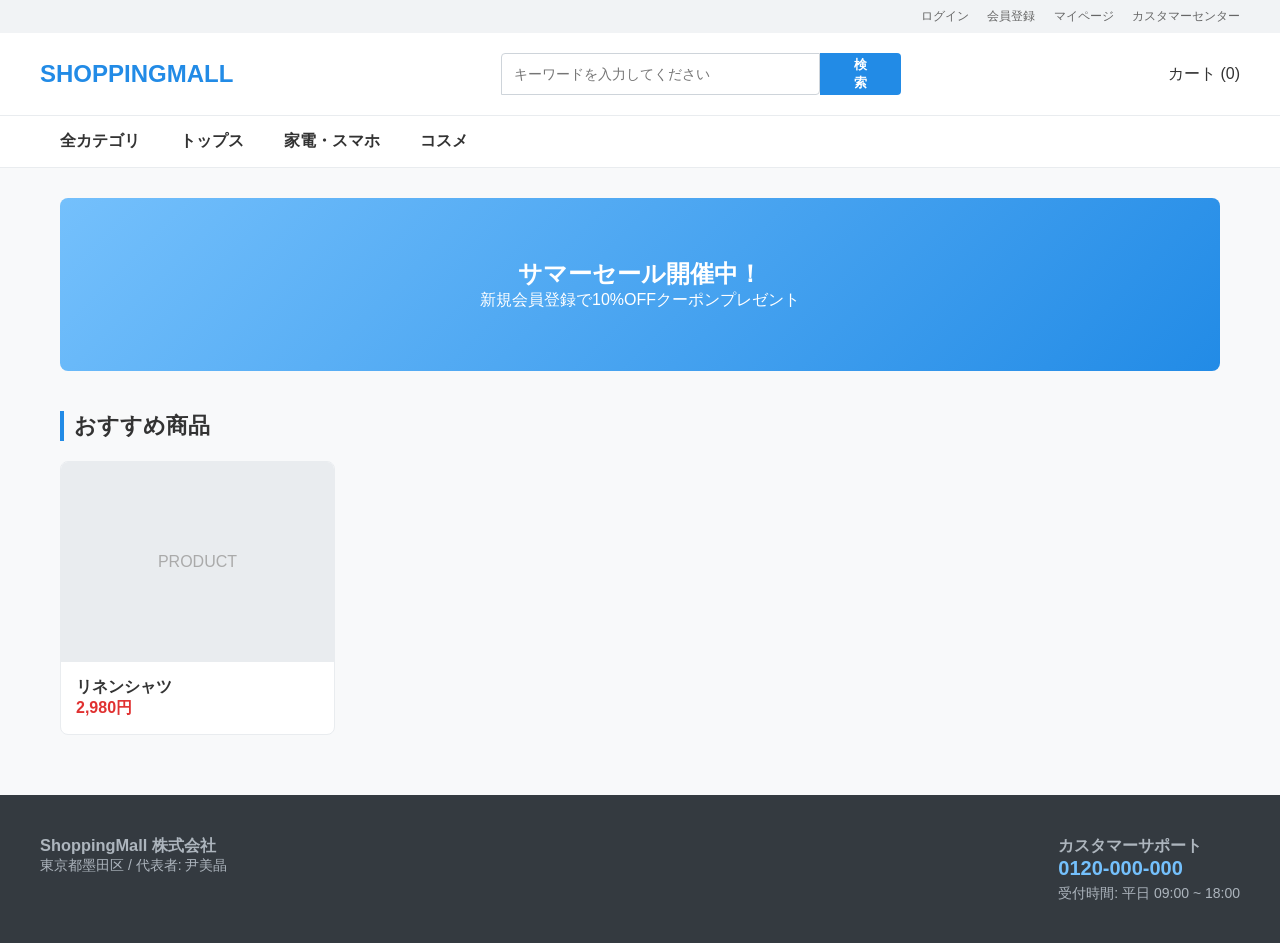
<file: myEcSite/src/main/webapp/index.html>
<!DOCTYPE html>
<html lang="ja">
<head>
    <meta charset="UTF-8">
    <meta name="viewport" content="width=device-width, initial-scale=1.0">
    <title>ShoppingMall</title>
    <link rel="stylesheet" href="css/style.css">
    <style>
        main { max-width: 1200px; margin: 30px auto; padding: 0 20px; }
        .main-banner { background: linear-gradient(135deg, #74c0fc, #228be6); color: white; padding: 60px; border-radius: 8px; margin-bottom: 40px; text-align: center; }
        .section-title { font-size: 22px; margin-bottom: 20px; border-left: 4px solid #228be6; padding-left: 10px; }
        .product-grid { display: grid; grid-template-columns: repeat(auto-fill, minmax(220px, 1fr)); gap: 20px; }
        .product-card { background-color: #fff; border: 1px solid #e9ecef; border-radius: 8px; overflow: hidden; }
        .product-img { width: 100%; height: 200px; background-color: #e9ecef; display: flex; justify-content: center; align-items: center; color: #aaa; }
        .product-info { padding: 15px; }
    </style>
</head>
<body>

    <div class="top-bar">
        <a href="login.html">ログイン</a>
        <a href="register.html">会員登録</a>
        <a href="mypage.html">マイページ</a>
        <a href="customer.html">カスタマーセンター</a>
    </div>

    <header>
        <div class="logo"><a href="index.html">SHOPPINGMALL</a></div>
        <div style="display: flex; width: 400px;">
            <input type="text" class="form-control" style="border-radius: 4px 0   4px;" placeholder="キーワードを入力してください">
            <button class="btn-primary" style="padding: 0 30px; border-radius: 0 4px 4px 0;">検索</button>
        </div>
        <div><a href="cart.html">カート (0)</a></div>
    </header>

    <nav>
        <ul class="category-list">
            <li class="category-item">全カテゴリ</li>
            <li class="category-item">トップス</li>
            <li class="category-item">家電・スマホ</li>
            <li class="category-item">コスメ</li>
        </ul>
    </nav>

    <main>
        <div class="main-banner">
            <h2>サマーセール開催中！</h2>
            <p>新規会員登録で10%OFFクーポンプレゼント</p>
        </div>

        <h3 class="section-title">おすすめ商品</h3>
        <div class="product-grid">
            <div class="product-card">
                <div class="product-img">PRODUCT</div>
               	 	<div class="product-info">
                <h4>リネンシャツ</h4>
                		<p style="color:#e03131; font-weight:bold;">2,980円</p>
                </div>
            </div>
        </div>
    </main>
	<footer>
        <div class="footer-container">
            <div>
                <h3>ShoppingMall 株式会社</h3>
                <p>東京都墨田区 / 代表者: 尹美晶</p>
            </div>
            <div class="footer-cs">
                <h3>カスタマーサポート</h3>
                <div class="tel">0120-000-000</div>
                <p>受付時間: 平日 09:00 ~ 18:00</p>
            </div>
        </div>
    </footer>
</body>
</html>
</file>
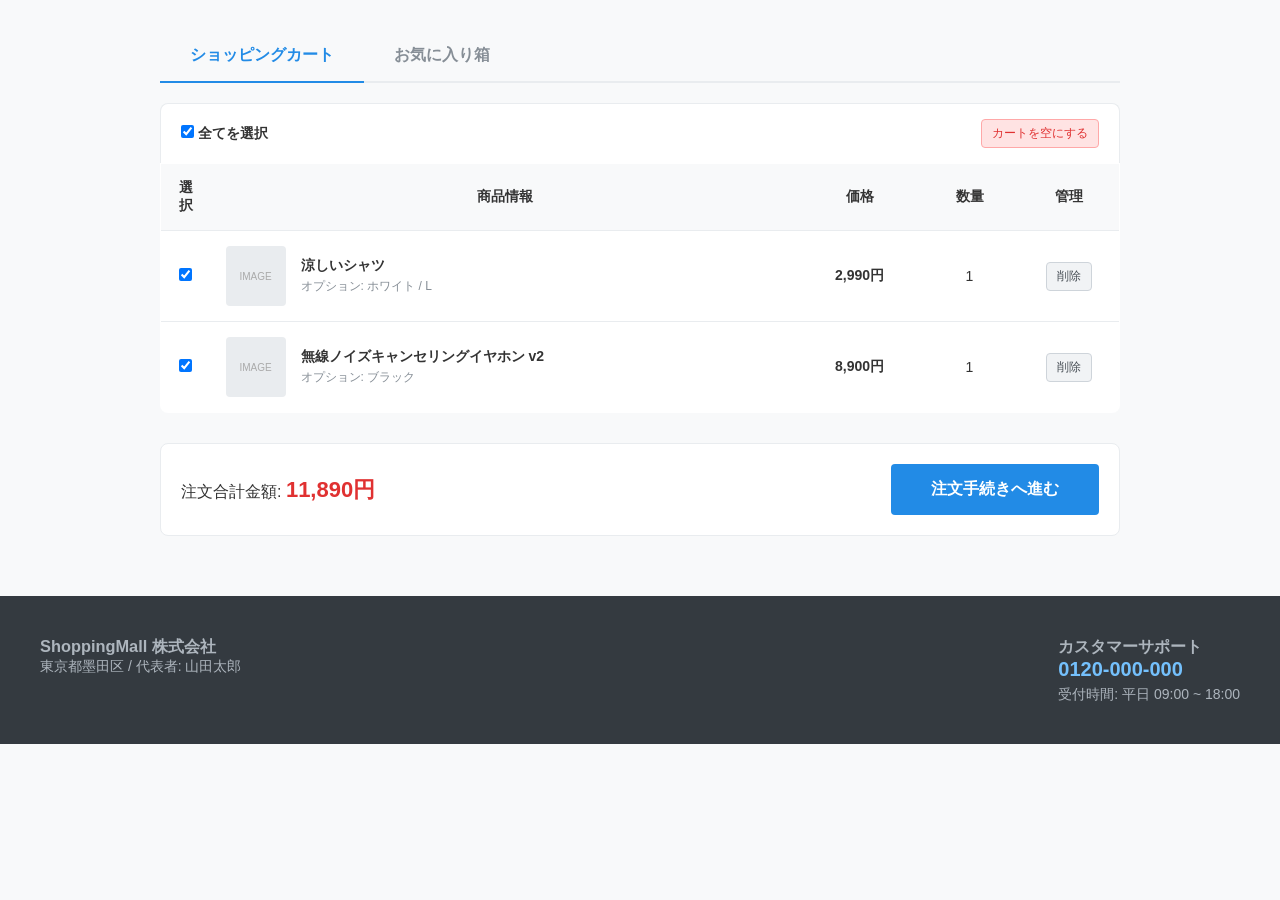
<file: myEcSite/src/main/webapp/cart.html>
<!DOCTYPE html>
<html lang="ja">
<head>
    <meta charset="UTF-8">
    <title>カート & お気に入り - ShoppingMall</title>
    <link rel="stylesheet" href="css/style.css">
    <style>
        main { max-width: 1000px; margin: 30px auto; padding: 0 20px; }
        
        /* 상단 탭 스타일 */
        .tabs { display: flex; border-bottom: 2px solid #e9ecef; margin-bottom: 20px; }
        .tab-button { padding: 15px 30px; border: none; background: none; font-size: 16px; font-weight: bold; cursor: pointer; color: #868e96; }
        .tab-button.active { color: #228be6; border-bottom: 2px solid #228be6; margin-bottom: -2px; }
        
        .control-panel { display: flex; justify-content: space-between; align-items: center; background: #fff; padding: 15px 20px; border: 1px solid #e9ecef; border-bottom: none; border-radius: 8px 8px 0 0; font-size: 14px; }
        .cart-table { width: 100%; border-collapse: collapse; background: #fff; border: 1px solid #e9ecef; border-radius: 0 0 8px 8px; overflow: hidden; font-size: 14px; }
        .cart-table th, .cart-table td { padding: 15px; border-bottom: 1px solid #e9ecef; text-align: center; }
        .cart-table th { background: #f8f9fa; font-weight: 600; }
        
        .product-info-cell { display: flex; align-items: center; text-align: left; gap: 15px; }
        .prod-mini-img { width: 60px; height: 60px; background: #e9ecef; display:flex; justify-content:center; align-items:center; font-size:10px; color:#aaa; border-radius:4px; }
        
        .btn-sm { padding: 5px 10px; font-size: 12px; background-color: #f1f3f5; color: #495057; border: 1px solid #ced4da; border-radius: 4px; cursor: pointer; }
        .btn-sm:hover { background-color: #e9ecef; }
        
        /* 하단 금액 정산 바 */
        .order-summary { background: #fff; border: 1px solid #e9ecef; border-radius: 8px; padding: 20px; margin-top: 30px; display: flex; justify-content: space-between; align-items: center; }
    </style>
</head>
<body>

    <div id="header-include"></div>

    <main>
        <div class="tabs">
            <button class="tab-button active">ショッピングカート</button>
            <button class="tab-button">お気に入り箱</button>
        </div>

        <div class="control-panel">
            <label style="cursor: pointer;">
                <input type="checkbox" id="selectAll" onclick="toggleSelectAll(this)" checked> <strong>全てを選択</strong>
            </label>
            <button class="btn-sm" style="background-color: #ffe3e3; color: #e03131; border-color: #ffa8a8;" onclick="clearCart()">カートを空にする</button>
        </div>

        <table class="cart-table">
            <thead>
                <tr>
                    <th style="width: 50px;">選択</th>
                    <th>商品情報</th>
                    <th style="width: 120px;">価格</th>
                    <th style="width: 100px;">数量</th>
                    <th style="width: 100px;">管理</th>
                </tr>
            </thead>
            <tbody id="cart-items">
                <tr class="cart-row">
                    <td><input type="checkbox" class="item-check" checked></td>
                    <td>
                        <div class="product-info-cell">
                            <div class="prod-mini-img">IMAGE</div>
                            <div>
                                <strong>涼しいシャツ</strong>
                                <p style="font-size: 12px; color:#868e96; margin-top:3px;">オプション: ホワイト / L</p>
                            </div>
                        </div>
                    </td>
                    <td style="font-weight: bold;">2,990円</td>
                    <td>1</td>
                    <td><button class="btn-sm" onclick="deleteRow(this)">削除</button></td>
                </tr>
                <tr class="cart-row">
                    <td><input type="checkbox" class="item-check" checked></td>
                    <td>
                        <div class="product-info-cell">
                            <div class="prod-mini-img">IMAGE</div>
                            <div>
                                <strong>無線ノイズキャンセリングイヤホン v2</strong>
                                <p style="font-size: 12px; color:#868e96; margin-top:3px;">オプション: ブラック</p>
                            </div>
                        </div>
                    </td>
                    <td style="font-weight: bold;">8,900円</td>
                    <td>1</td>
                    <td><button class="btn-sm" onclick="deleteRow(this)">削除</button></td>
                </tr>
            </tbody>
        </table>

        <div class="order-summary" id="summary-panel">
            <div style="font-size: 16px;">
                注文合計金額: <span style="font-size: 22px; font-weight: bold; color: #e03131;">11,890円</span>
            </div>
            <button class="btn-primary" style="padding: 15px 40px; font-size: 16px;" onclick="alert('注文手続きへ進みます。')">注文手続きへ進む</button>
        </div>
    </main>

    <div id="footer-include"></div>

    <script>
        // 1. 全てを選択 (전체 선택 기능)
        function toggleSelectAll(master) {
            const checkboxes = document.querySelectorAll('.item-check');
            checkboxes.forEach(cb => cb.checked = master.checked);
        }

        // 2. 個別削除 (개별 행 삭제 기능)
        function deleteRow(btn) {
            if(confirm("この商品を削除しますか？")) {
                const row = btn.closest('tr');
                row.remove();
                checkEmpty();
            }
        }

        // 3. 全てを捨てる (장바구니 전체 비우기 기능)
        function clearCart() {
            if(confirm("カート内のすべての商品を削除しますか？")) {
                document.getElementById('cart-items').innerHTML = '';
                checkEmpty();
            }
        }

        // 장바구니가 비었을 때의 UI 처리
        function checkEmpty() {
            const rows = document.querySelectorAll('.cart-row');
            if(rows.length === 0) {
                document.getElementById('cart-items').innerHTML = `
                    <tr>
                        <td colspan="5" style="padding: 50px 0; color: #868e96; font-size: 16px;">
                            カートに商品が入っていません。
                        </td>
                    </tr>`;
                document.getElementById('summary-panel').style.display = 'none';
                document.getElementById('selectAll').checked = false;
            }
        }

        // 인클루드 스크립트
        function loadInclude(elementId, url) {
            fetch(url).then(res => res.text()).then(data => { document.getElementById(elementId).innerHTML = data; });
        }
        window.addEventListener('DOMContentLoaded', () => {
            loadInclude('header-include', 'include/header.html');
            loadInclude('footer-include', 'include/footer.html');
        });
    </script>
</body>
</html>
</file>
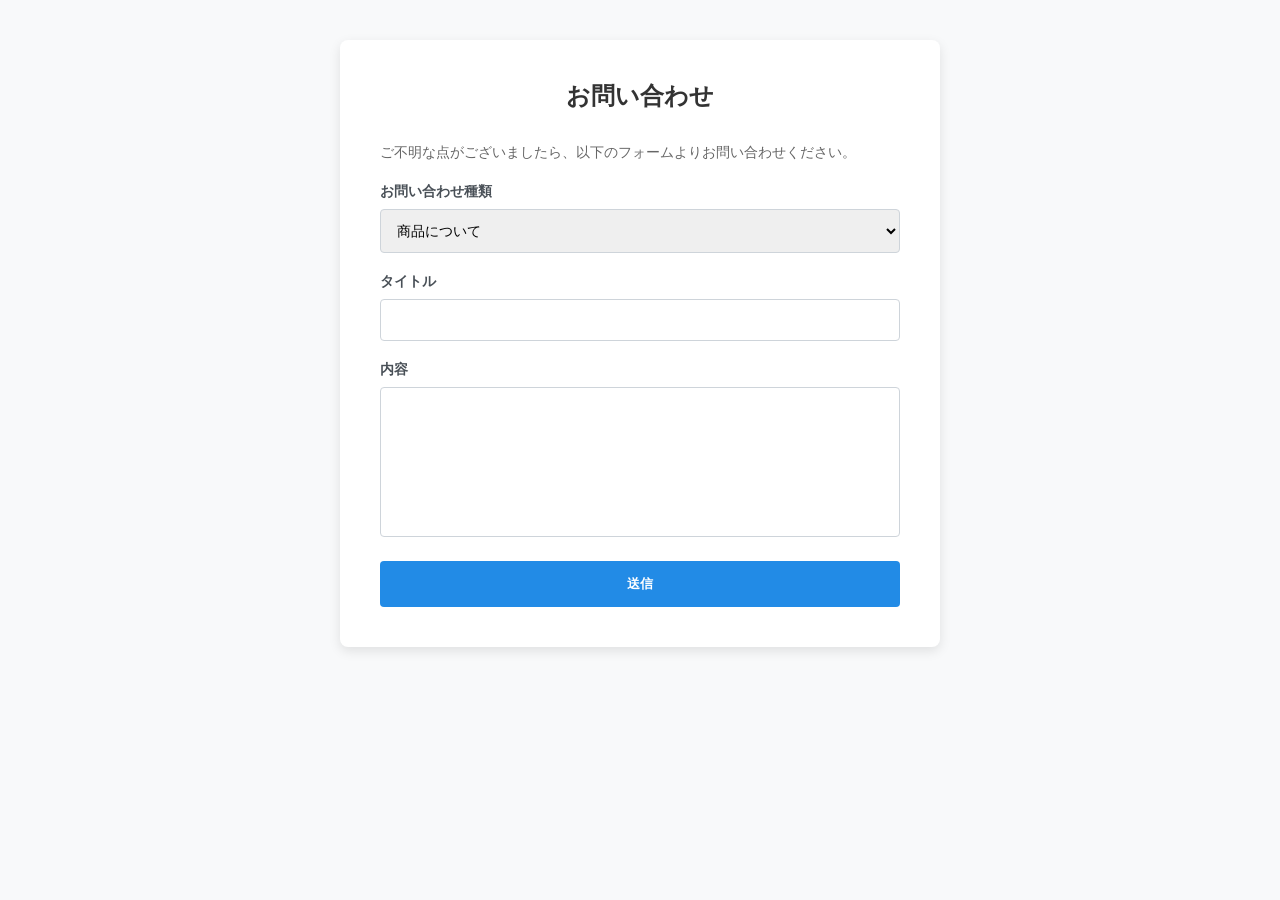
<file: myEcSite/src/main/webapp/customer.html>
<!DOCTYPE html>
<html lang="ja">
<head>
    <meta charset="UTF-8">
    <title>カスタマーセンター - ShoppingMall</title>
    <link rel="stylesheet" href="css/style.css">
</head>
<body>

    <div class="auth-wrapper">
        <div class="auth-container" style="max-width: 600px;">
            <div class="auth-title">お問い合わせ</div>
            
            <div style="margin-bottom: 20px; font-size: 14px; color:#666; line-height: 1.5;">
                ご不明な点がございましたら、以下のフォームよりお問い合わせください。<br>
            </div>

            <form onsubmit="alert('お問い合わせを受け付けました。'); location.href='index.html'; return false;">
                <div class="form-group">
                    <label>お問い合わせ種類</label>
                    <select class="form-control">
                        <option>商品について</option>
                        <option>配送について</option>
                        <option>返品・返金について</option>
                        <option>その他</option>
                    </select>
                </div>
                <div class="form-group">
                    <label>タイトル</label>
                    <input type="text" class="form-control" required>
                </div>
                <div class="form-group">
                    <label>内容</label>
                    <textarea class="form-control" style="height: 150px; resize: none;" required></textarea>
                </div>
                <button type="submit" class="btn-primary" style="width: 100%; padding: 14px;">送信</button>
            </form>
        </div>
    </div>

</body>
</html>
</file>
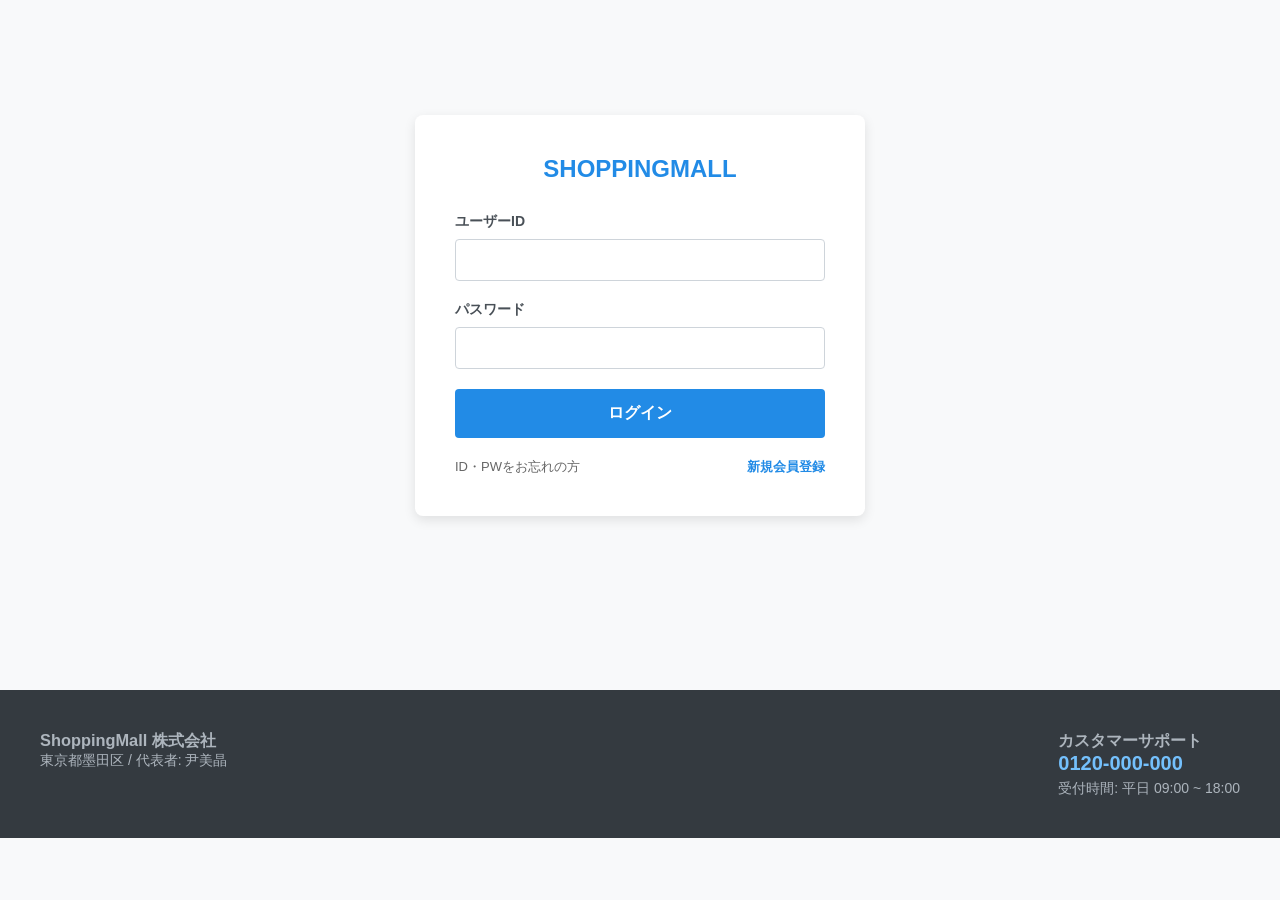
<file: myEcSite/src/main/webapp/login.html>
<!DOCTYPE html>
<html lang="ja">
<head>
    <meta charset="UTF-8">
    <title>ログイン - ShoppingMall</title>
    <link rel="stylesheet" href="css/style.css">
</head>
<body>

    <div class="auth-wrapper">
        <div class="auth-container">
            <div class="auth-title"><a href="index.html" style="color:#228be6;">SHOPPINGMALL</a></div>
            
            <form onsubmit="alert('ログイン試行'); return false;">
                <div class="form-group">
                    <label>ユーザーID</label>
                    <input type="text" class="form-control" required>
                </div>
                <div class="form-group">
                    <label>パスワード</label>
                    <input type="password" class="form-control" required>
                </div>
                <button type="submit" class="btn-primary" style="width: 100%; padding: 14px; font-size: 16px;">ログイン</button>
            </form>
            
            <div style="display: flex; justify-content: space-between; margin-top: 20px; font-size: 13px; color: #666;">
                <a href="#">ID・PWをお忘れの方</a>
                <a href="register.html" style="color: #228be6; font-weight: bold;">新規会員登録</a>
            </div>
        </div>
    </div>
    <footer>
        <div class="footer-container">
            <div>
                <h3>ShoppingMall 株式会社</h3>
                <p>東京都墨田区 / 代表者: 尹美晶 </p>
            </div>
            <div class="footer-cs">
                <h3>カスタマーサポート</h3>
                <div class="tel">0120-000-000</div>
                <p>受付時間: 平日 09:00 ~ 18:00</p>
            </div>
        </div>
    </footer>

</body>
</html>
</file>
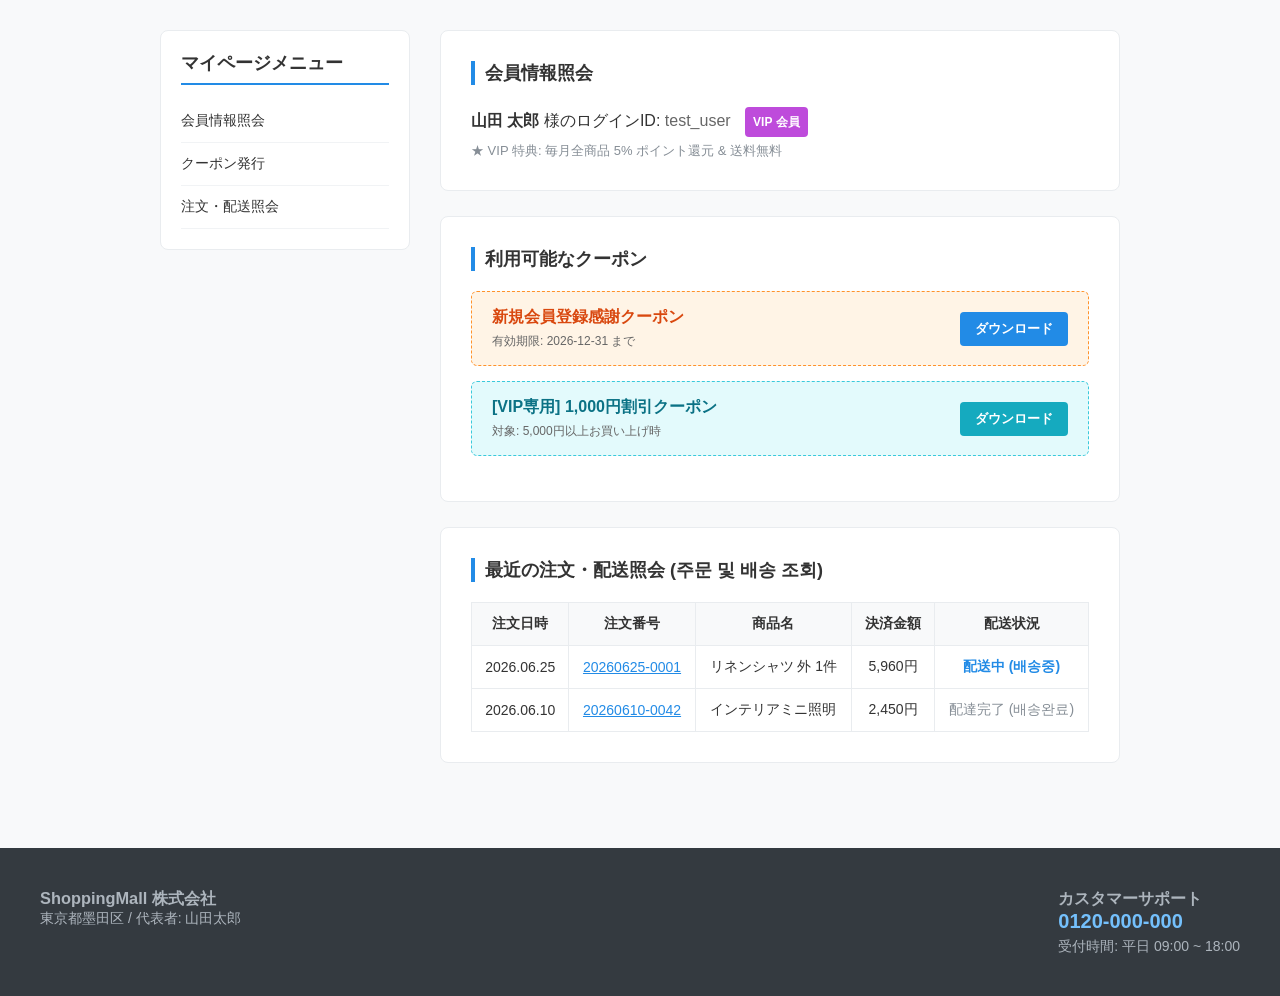
<file: myEcSite/src/main/webapp/mypage.html>
<!DOCTYPE html>
<html lang="ja">
<head>
    <meta charset="UTF-8">
    <title>マイページ - ShoppingMall</title>
    <link rel="stylesheet" href="css/style.css">
    <style>
        main { max-width: 1000px; margin: 30px auto; padding: 0 20px; }
        .mypage-grid { display: grid; grid-template-columns: 250px 1fr; gap: 30px; }
        .sidebar { background: #fff; padding: 20px; border-radius: 8px; border: 1px solid #e9ecef; height: fit-content; }
        .sidebar h3 { font-size: 18px; margin-bottom: 15px; border-bottom: 2px solid #228be6; padding-bottom: 8px; }
        .sidebar ul { list-style: none; }
        .sidebar ul li { padding: 12px 0; border-bottom: 1px solid #f1f3f5; font-size: 14px; }
        .sidebar ul li a:hover { color: #228be6; font-weight: bold; }
        
        .content-box { background: #fff; padding: 30px; border-radius: 8px; border: 1px solid #e9ecef; margin-bottom: 25px; }
        .content-title { font-size: 18px; font-weight: bold; margin-bottom: 20px; border-left: 4px solid #228be6; padding-left: 10px; }
        
        /* 등급 세션 */
        .rank-badge { display: inline-block; background: #linear-gradient(135deg, #fcc419, #fab005); color: #fff; padding: 3px 8px; border-radius: 4px; font-size: 12px; font-weight: bold; margin-left: 10px; }
        
        /* 쿠폰 및 주문 테이블 */
        .mp-table { width: 100%; border-collapse: collapse; margin-top: 10px; font-size: 14px; }
        .mp-table th, .mp-table td { padding: 12px; border: 1px solid #e9ecef; text-align: center; }
        .mp-table th { background: #f8f9fa; font-weight: 600; }
        .status-shipping { color: #228be6; font-weight: bold; }
        
        .coupon-card { display: flex; justify-content: space-between; align-items: center; background: #fff4e6; border: 1px dashed #ff922b; padding: 15px 20px; border-radius: 6px; margin-bottom: 15px; }
    </style>
</head>
<body>

    <div id="header-include"></div>

    <main>
        <div class="mypage-grid">
            <aside class="sidebar">
                <h3>マイページメニュー</h3>
                <ul>
                    <li><a href="#info">会員情報照会</a></li>
                    <li><a href="#coupon">クーポン発行</a></li>
                    <li><a href="#order">注文・配送照会</a></li>
                </ul>
            </aside>

            <div class="main-content">
                
                <section id="info" class="content-box">
                    <div class="content-title">会員情報照会</div>
                    <p style="font-size: 16px; line-height: 2;">
                        <strong>山田 太郎</strong> 様のログインID: <span style="color:#666;">test_user</span>
                        <span class="rank-badge" style="background:#be4bdb;">VIP 会員</span>
                    </p>
                    <p style="font-size: 13px; color:#868e96; margin-top: 5px;">★ VIP 特典: 毎月全商品 5% ポイント還元 & 送料無料</p>
                </section>

                <section id="coupon" class="content-box">
                    <div class="content-title">利用可能なクーポン</div>
                    
                    <div class="coupon-card">
                        <div>
                            <h4 style="color:#d9480f; font-size:16px;">新規会員登録感謝クーポン</h4>
                            <p style="font-size: 12px; color:#666; margin-top:5px;">有効期限: 2026-12-31 まで</p>
                        </div>
                        <button class="btn-primary" style="padding: 8px 15px; font-size:13px;" onclick="alert('クーポンが発行されました。')">ダウンロード</button>
                    </div>

                    <div class="coupon-card" style="background:#e3fafc; border-color:#3bc9db;">
                        <div>
                            <h4 style="color:#0b7285; font-size:16px;">[VIP専用] 1,000円割引クーポン</h4>
                            <p style="font-size: 12px; color:#666; margin-top:5px;">対象: 5,000円以上お買い上げ時</p>
                        </div>
                        <button class="btn-primary" style="padding: 8px 15px; font-size:13px; background-color:#15aabf;" onclick="alert('クーポンが発行されました。')">ダウンロード</button>
                    </div>
                </section>

                <section id="order" class="content-box">
                    <div class="content-title">最近の注文・配送照会 (주문 및 배송 조회)</div>
                    <table class="mp-table">
                        <thead>
                            <tr>
                                <th>注文日時</th>
                                <th>注文番号</th>
                                <th>商品名</th>
                                <th>決済金額</th>
                                <th>配送状況</th>
                            </tr>
                        </thead>
                        <tbody>
                            <tr>
                                <td>2026.06.25</td>
                                <td style="color:#228be6; text-decoration:underline; cursor:pointer;">20260625-0001</td>
                                <td>リネンシャツ 外 1件</td>
                                <td>5,960円</td>
                                <td><span class="status-shipping">配送中 (배송중)</span></td>
                            </tr>
                            <tr>
                                <td>2026.06.10</td>
                                <td style="color:#228be6; text-decoration:underline; cursor:pointer;">20260610-0042</td>
                                <td>インテリアミニ照明</td>
                                <td>2,450円</td>
                                <td style="color:#868e96;">配達完了 (배송완료)</td>
                            </tr>
                        </tbody>
                    </table>
                </section>

            </div>
        </div>
    </main>

    <div id="footer-include"></div>

    <script>
        function loadInclude(elementId, url) {
            fetch(url).then(res => res.text()).then(data => { document.getElementById(elementId).innerHTML = data; });
        }
        window.addEventListener('DOMContentLoaded', () => {
            loadInclude('header-include', 'include/header.html');
            loadInclude('footer-include', 'include/footer.html');
        });
    </script>
</body>
</html>
</file>
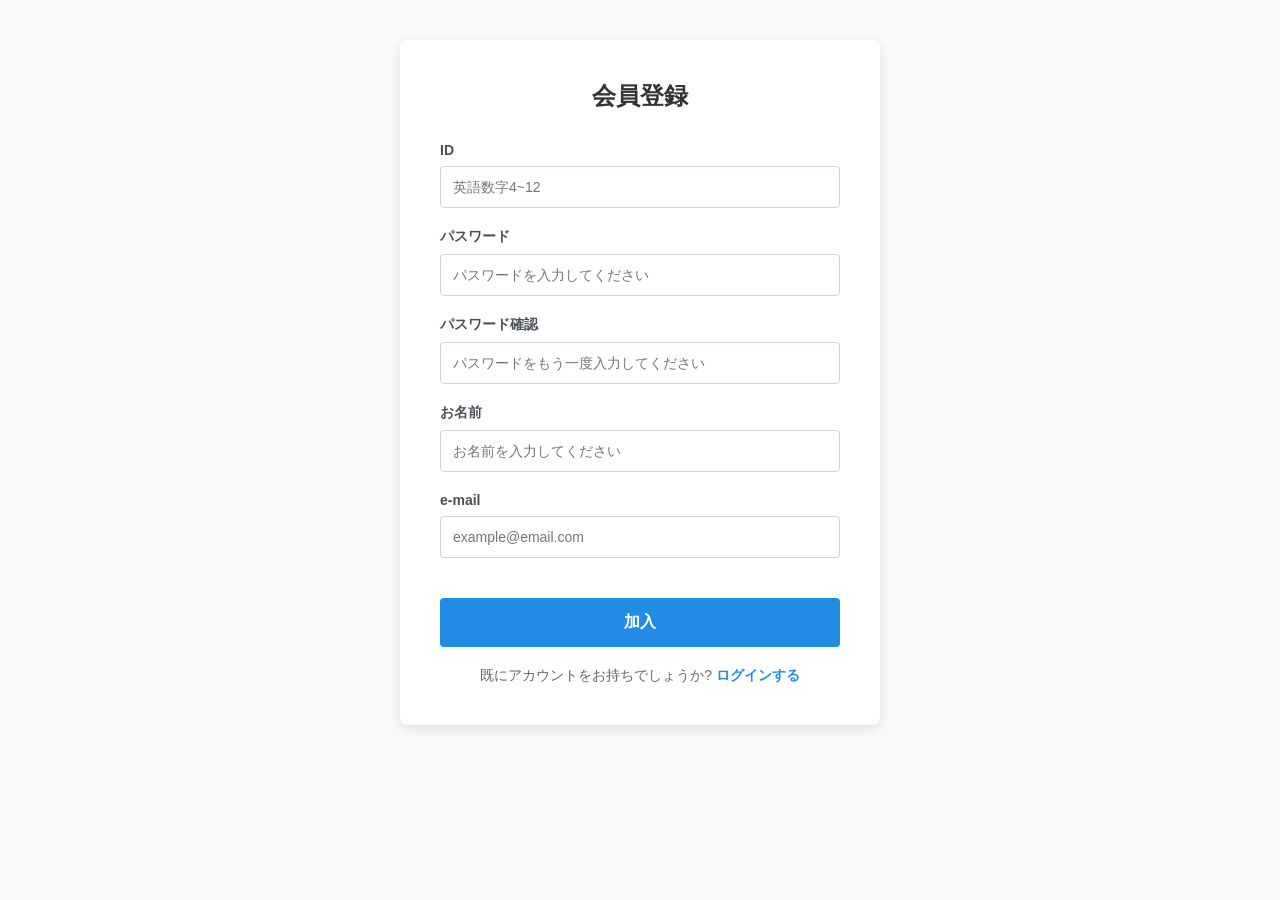
<file: myEcSite/src/main/webapp/register.html>
<!DOCTYPE html>
<html lang="ko">
<head>
    <meta charset="UTF-8">
    <meta name="viewport" content="width=device-width, initial-scale=1.0">
    <title>MyCozySite - 회원가입</title>
    <style>
        * {
            margin: 0;
            padding: 0;
            box-sizing: border-box;
            font-family: 'Segoe UI', Tahoma, Geneva, Verdana, sans-serif;
        }
        body {
            background-color: #f8f9fa;
            display: flex;
            justify-content: center;
            align-items: center;
            padding: 40px 0;
        }
        .register-container {
            background-color: #fff;
            padding: 40px;
            border-radius: 8px;
            box-shadow: 0 4px 12px rgba(0,0,0,0.1);
            width: 100%;
            max-width: 480px;
        }
        .title {
            text-align: center;
            font-size: 24px;
            font-weight: bold;
            color: #333;
            margin-bottom: 30px;
        }
        .form-group {
            margin-bottom: 20px;
        }
        .form-group label {
            display: block;
            margin-bottom: 8px;
            font-size: 14px;
            font-weight: 600;
            color: #495057;
        }
        .form-control {
            width: 100%;
            padding: 12px;
            border: 1px solid #ced4da;
            border-radius: 4px;
            outline: none;
            font-size: 14px;
        }
        .form-control:focus {
            border-color: #228be6;
        }
        .register-btn {
            width: 100%;
            padding: 14px;
            background-color: #228be6;
            color: #fff;
            border: none;
            border-radius: 4px;
            font-size: 16px;
            font-weight: bold;
            cursor: pointer;
            margin-top: 20px;
        }
        .register-btn:hover {
            background-color: #1c7ed6;
        }
        .login-link {
            text-align: center;
            margin-top: 20px;
            font-size: 14px;
            color: #666;
        }
        .login-link a {
            text-decoration: none;
            color: #228be6;
            font-weight: bold;
        }
    </style>
</head>
<body>

    <div class="register-container">
        <div class="title">会員登録</div>
        
        <form id="registerForm" onsubmit="return validateRegister()">
            <div class="form-group">
                <label for="regId">ID</label>
                <input type="text" id="regId" class="form-control" placeholder="英語数字4~12">
            </div>
            
            <div class="form-group">
                <label for="regPw">パスワード</label>
                <input type="password" id="regPw" class="form-control" placeholder="パスワードを入力してください">
            </div>
            
            <div class="form-group">
                <label for="regPwConfirm">パスワード確認</label>
                <input type="password" id="regPwConfirm" class="form-control" placeholder="パスワードをもう一度入力してください">
            </div>
            
            <div class="form-group">
                <label for="regName">お名前</label>
                <input type="text" id="regName" class="form-control" placeholder="お名前を入力してください">
            </div>
            
            <div class="form-group">
                <label for="regEmail">e-mail</label>
                <input type="email" id="regEmail" class="form-control" placeholder="example@email.com">
            </div>
            
            <button type="submit" class="register-btn">加入</button>
        </form>
        
        <div class="login-link">
            既にアカウントをお持ちでしょうか? <a href="login.html">ログインする</a>
        </div>
    </div>

    <script>
        function validateRegister() {
            const id = document.getElementById('regId').value.trim();
            const pw = document.getElementById('regPw').value.trim();
            const pwConfirm = document.getElementById('regPwConfirm').value.trim();
            const name = document.getElementById('regName').value.trim();
            const email = document.getElementById('regEmail').value.trim();

            if (id.length < 4 || id.length > 12) {
                alert('아이디는 4자 이상 12자 이하로 입력해 주세요.');
                return false;
            }
            if (!pw) {
                alert('비밀번호를 입력해 주세요.');
                return false;
            }
            if (pw !== pwConfirm) {
                alert('비밀번호가 일치하지 않습니다.');
                return false;
            }
            if (!name) {
                alert('이름을 입력해 주세요.');
                return false;
            }
            if (!email) {
                alert('이메일을 입력해 주세요.');
                return false;
            }

            alert('회원가입이 완료되었습니다! (서버 연동 필요)');
            // 실제 웹서버 연동 시에는 여기서 기존 index.html 등으로 이동하게 합니다.
            location.href = "login.html"; 
            return false; // 폼 제출 기본 동작을 막고 페이지 이동을 제어하기 위함
        }
    </script>
</body>
</html>
</file>
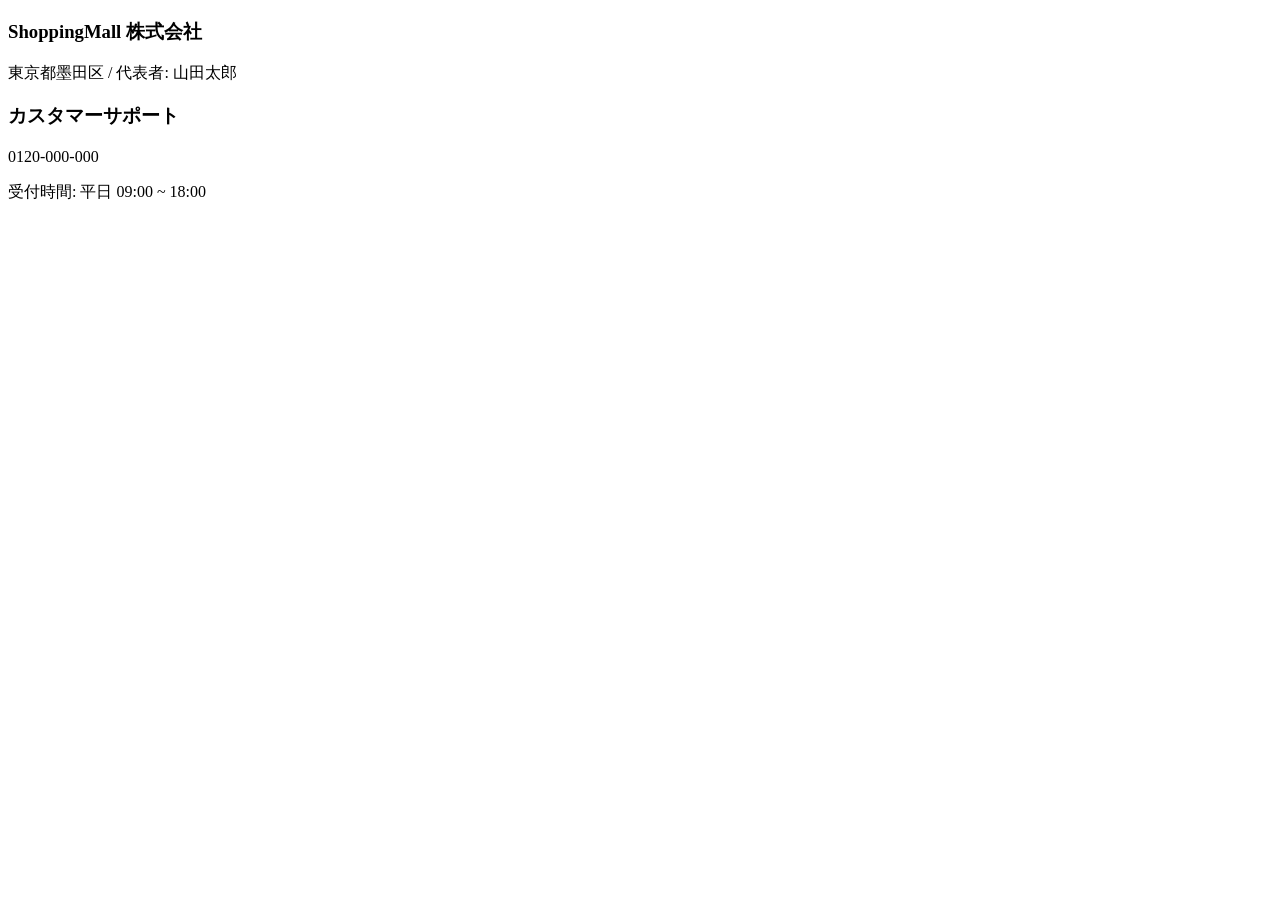
<file: myEcSite/src/main/webapp/include/footer.html>
<!DOCTYPE html>
<footer>
    <div class="footer-container">
        <div>
            <h3>ShoppingMall 株式会社</h3>
            <p>東京都墨田区 / 代表者: 山田太郎</p>
        </div>
        <div class="footer-cs">
            <h3>カスタマーサポート</h3>
            <div class="tel">0120-000-000</div>
            <p>受付時間: 平日 09:00 ~ 18:00</p>
        </div>
    </div>
    </footer>
</file>
<file: myEcSite/src/main/webapp/css/style.css>
@charset "UTF-8";

/* ==========================================
   1. 공통 리셋 및 레이아웃 설정
   ========================================== */
* {
    margin: 0;
    padding: 0;
    box-sizing: border-box;
    font-family: 'Segoe UI', Meiryo, sans-serif;
}
body {
    background-color: #f8f9fa;
    color: #333;
}
a {
    text-decoration: none;
    color: inherit;
}

/* ==========================================
   2. 공통 헤더 & 내비게이션 (모든 페이지 공통)
   ========================================== */
.top-bar {
    background-color: #f1f3f5;
    font-size: 12px;
    padding: 8px 40px;
    text-align: right;
}
.top-bar a {
    margin-left: 15px;
    color: #666;
}
.top-bar a:hover {
    color: #000;
}
header {
    background-color: #fff;
    padding: 20px 40px;
    display: flex;
    justify-content: space-between;
    align-items: center;
    border-bottom: 1px solid #e9ecef;
}
.logo {
    font-size: 24px;
    font-weight: bold;
    color: #228be6;
}
nav {
    background-color: #fff;
    padding: 0 40px;
    border-bottom: 1px solid #e9ecef;
}
.category-list {
    display: flex;
    list-style: none;
}
.category-item {
    padding: 15px 20px;
    font-weight: bold;
    cursor: pointer;
}
.category-item:hover {
    color: #228be6;
    border-bottom: 2px solid #228be6;
}

/* ==========================================
   3. 공통 버튼 & 폼 스타일 (재사용 컴포넌트)
   ========================================== */
.btn-primary {
    background-color: #228be6;
    color: #fff;
    border: none;
    border-radius: 4px;
    font-weight: bold;
    cursor: pointer;
    transition: background-color 0.2s;
}
.btn-primary:hover {
    background-color: #1c7ed6;
}
.form-group {
    margin-bottom: 20px;
}
.form-group label {
    display: block;
    margin-bottom: 8px;
    font-size: 14px;
    font-weight: 600;
    color: #495057;
}
.form-control {
    width: 100%;
    padding: 12px;
    border: 1px solid #ced4da;
    border-radius: 4px;
    outline: none;
    font-size: 14px;
}
.form-control:focus {
    border-color: #228be6;
}

/* ==========================================
   4. 인증용 레이아웃 (로그인/회원가입/마이페이지 공통 박스)
   ========================================== */
.auth-wrapper {
    display: flex;
    justify-content: center;
    align-items: center;
    min-height: 70vh;
    padding: 40px 0;
}
.auth-container {
    background-color: #fff;
    padding: 40px;
    border-radius: 8px;
    box-shadow: 0 4px 12px rgba(0,0,0,0.1);
    width: 100%;
    max-width: 450px;
}
.auth-title {
    text-align: center;
    font-size: 24px;
    font-weight: bold;
    color: #333;
    margin-bottom: 30px;
}

/* ==========================================
   5. 푸터 스타일 (모든 페이지 공통)
   ========================================== */
footer {
    background-color: #343a40;
    color: #adb5bd;
    padding: 40px;
    font-size: 14px;
    margin-top: 60px;
}
.footer-container {
    max-width: 1200px;
    margin: 0 auto;
    display: flex;
    justify-content: space-between;
    flex-wrap: wrap;
    gap: 20px;
}
.footer-cs .tel {
    font-size: 20px;
    color: #74c0fc;
    font-weight: bold;
    margin-bottom: 5px;
}
</file>
